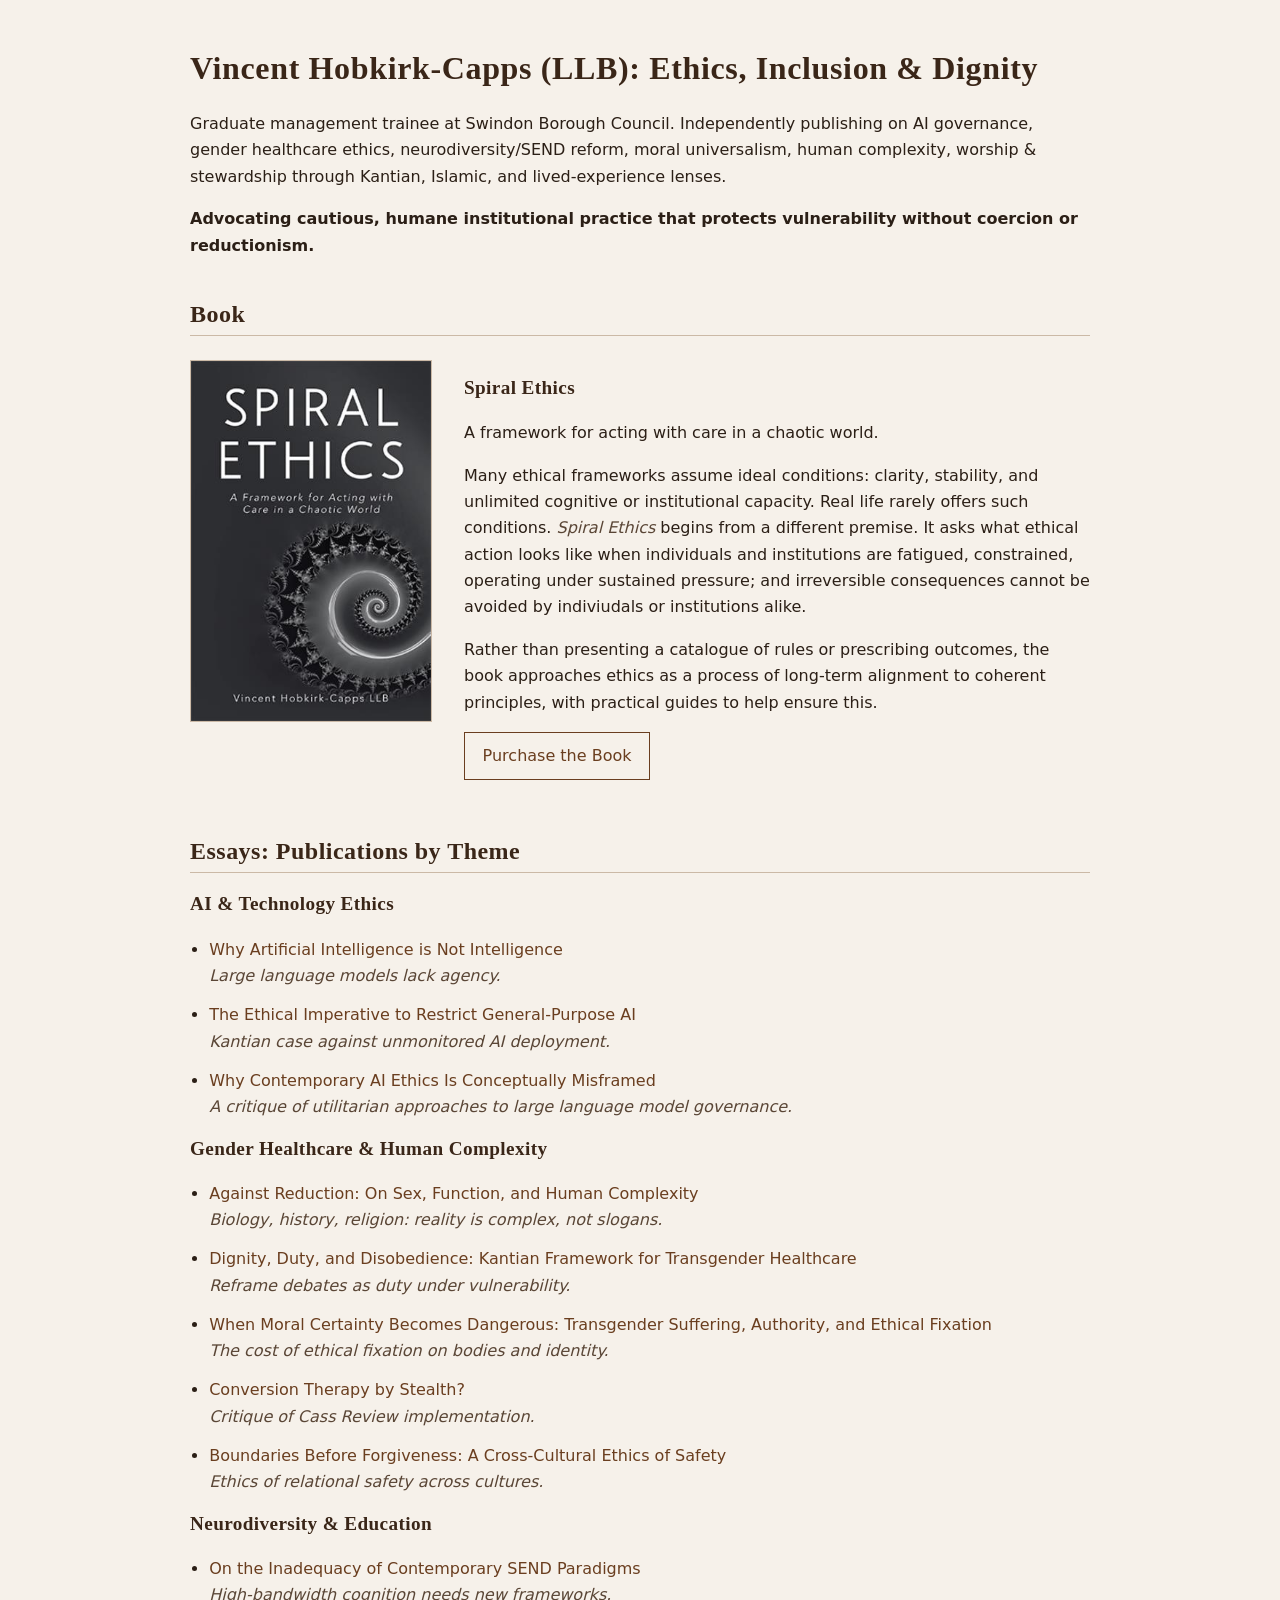
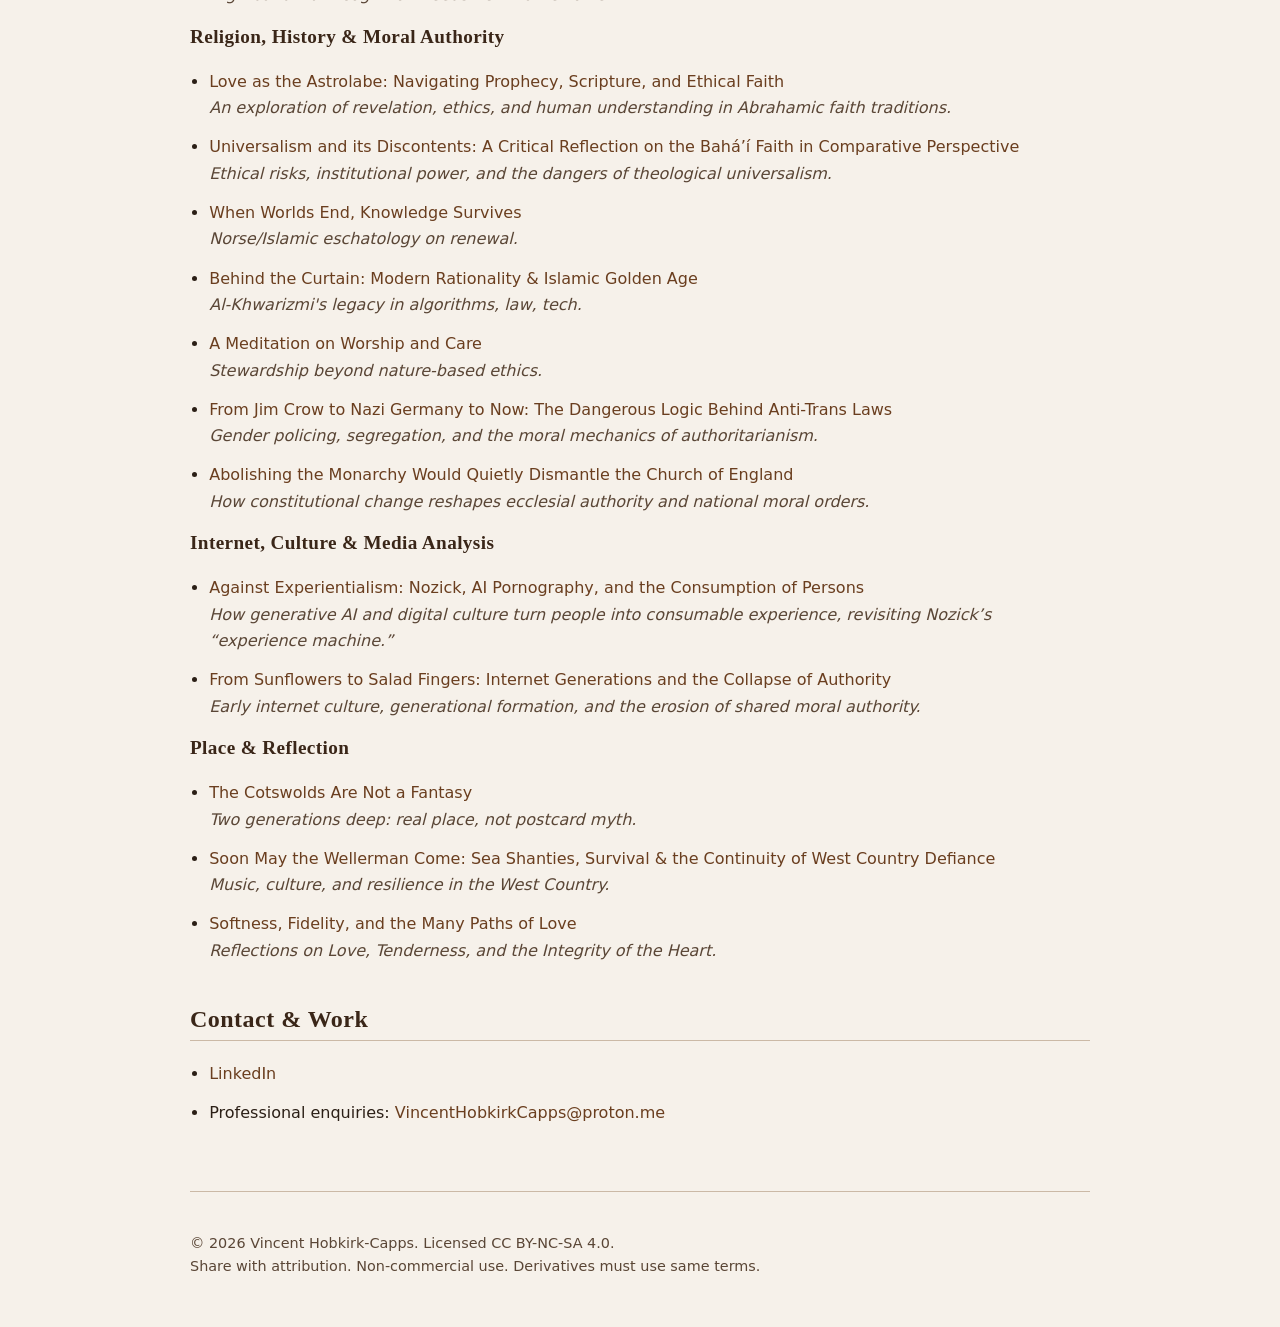
<file: index.html>
<!DOCTYPE html>
<html lang="en">
<head>
  <meta charset="UTF-8" />
  <meta name="viewport" content="width=device-width, initial-scale=1.0" />
  <title>Vincent Hobkirk-Capps — Ethics, Inclusion & Dignity</title>

  <style>
  /* ---------- Base (Light / Archival) ---------- */
  body {
    font-family: system-ui, -apple-system, BlinkMacSystemFont, "Segoe UI",
                 Roboto, Oxygen, Ubuntu, Cantarell, "Helvetica Neue", Arial, sans-serif;
    line-height: 1.65;
    max-width: 900px;
    margin: 3rem auto;
    padding: 0 1.5rem;
    color: #2b1f16;
    background: #f6f1ea;
  }

  h1, h2, h3 {
    font-family: "Georgia", "Times New Roman", Times, serif;
    line-height: 1.3;
    margin-top: 2.5rem;
    color: #3a2618;
    letter-spacing: 0.02em;
  }

  h1 {
    font-size: 2rem;
    margin-top: 0;
  }

  h2 {
    font-size: 1.5rem;
    border-bottom: 1px solid #cbb9a6;
    padding-bottom: 0.3rem;
  }

  h3 {
    font-size: 1.2rem;
    margin-top: 1rem;
  }

  p {
    margin: 1rem 0;
  }

  ul {
    padding-left: 1.2rem;
  }

  li {
    margin-bottom: 0.8rem;
  }

  a {
    color: #6a3e1f;
    text-decoration: none;
  }

  a:hover {
    text-decoration: underline;
  }

  em {
    color: #5a4636;
  }

  footer {
    margin-top: 4rem;
    padding-top: 1.5rem;
    border-top: 1px solid #cbb9a6;
    font-size: 0.9rem;
    color: #5a4636;
  }

  /* ---------- Book Section ---------- */

  .book-container {
    display: flex;
    gap: 2rem;
    align-items: flex-start;
    margin-top: 1.5rem;
  }

  .book-cover {
    max-width: 240px;
    height: auto;
    border: 1px solid #cbb9a6;
  }

  .book-description {
    flex: 1;
  }

  .buy-button {
    display: inline-block;
    padding: 0.6rem 1.1rem;
    border: 1px solid #6a3e1f;
    color: #6a3e1f;
    text-decoration: none;
    font-weight: 500;
  }

  .buy-button:hover {
    background: #6a3e1f;
    color: #f6f1ea;
  }

  /* ---------- Subtle Section Divider ---------- */

  .section-divider {
    margin: 4rem 0 2rem 0;
    border-top: 1px solid #d8cbbd;
  }

  /* ---------- Dark Mode (Charcoal Archive) ---------- */
  @media (prefers-color-scheme: dark) {

    body {
      color: #e6dccf;
      background: #1c1713;
    }

    h1, h2, h3 {
      color: #f0e6d8;
    }

    h2 {
      border-bottom: 1px solid #4a3b2e;
    }

    a {
      color: #cfa978;
    }

    em {
      color: #b8a48a;
    }

    footer {
      border-top: 1px solid #4a3b2e;
      color: #b8a48a;
    }

    .book-cover {
      border: 1px solid #4a3b2e;
    }

    .buy-button {
      border: 1px solid #cfa978;
      color: #cfa978;
    }

    .buy-button:hover {
      background: #cfa978;
      color: #1c1713;
    }

    .section-divider {
      border-top: 1px solid #3a2f26;
    }
  }
  </style>
</head>

<body>

  <h1>Vincent Hobkirk-Capps (LLB): Ethics, Inclusion & Dignity</h1>

  <p>
    Graduate management trainee at Swindon Borough Council.
    Independently publishing on AI governance, gender healthcare ethics, neurodiversity/SEND reform,
    moral universalism, human complexity, worship &
    stewardship through Kantian, Islamic, and lived-experience lenses.
  </p>

  <p><strong>
    Advocating cautious, humane institutional practice that protects vulnerability
    without coercion or reductionism.
  </strong></p>

  <!-- ---------- BOOK SECTION ---------- -->

  <h2>Book</h2>

  <section id="book">
    <div class="book-container">

      <img src="images/spiral-ethics-cover.png"
           alt="Spiral Ethics Book Cover"
           class="book-cover" />

      <div class="book-description">
        <h3>Spiral Ethics</h3>

        <p>
          A framework for acting with care in a chaotic world.
        </p>

       <p>
        Many ethical frameworks assume ideal conditions: clarity, stability, and
        unlimited cognitive or institutional capacity. Real life rarely offers
        such conditions. <em>Spiral Ethics</em> begins from a different premise.
        It asks what ethical action looks like when individuals and institutions are
        fatigued, constrained, operating under sustained pressure; and irreversible
        consequences cannot be avoided by indiviudals or institutions alike.
        </p>

      <p>
      Rather than presenting a catalogue of rules or prescribing outcomes,
      the book approaches ethics as a process of long-term alignment to coherent
      principles, with practical guides to help ensure this.
      </p>

        <p>
          <a href="https://www.authorhouse.com/en-gb/bookstore/bookdetails/872992-spiral-ethics"
             target="_blank"
             class="buy-button">
            Purchase the Book
          </a>
        </p>
      </div>

    </div>
  </section>

  <h2>Essays: Publications by Theme</h2>

<h3>AI &amp; Technology Ethics</h3>
<ul>
  <li>
    <a href="https://medium.com/@vhcapps/why-artificial-intelligence-is-not-intelligence-3a4ad1d270e6">
      Why Artificial Intelligence is Not Intelligence
    </a><br />
    <em>Large language models lack agency.</em>
  </li>
  <li>
    <a href="https://zenodo.org/records/17878827">
      The Ethical Imperative to Restrict General-Purpose AI
    </a><br />
    <em>Kantian case against unmonitored AI deployment.</em>
  </li>
  <li>
    <a href="https://medium.com/@vhcapps/why-contemporary-ai-ethics-is-conceptually-misframed-4e8087eb0b38">
      Why Contemporary AI Ethics Is Conceptually Misframed
    </a><br />
    <em>A critique of utilitarian approaches to large language model governance.</em>
  </li>
</ul>

  <h3>Gender Healthcare &amp; Human Complexity</h3>
  <ul>
    <li>
      <a href="https://medium.com/@vhcapps/against-reduction-on-sex-function-and-human-complexity-0920a6109ea3">
        Against Reduction: On Sex, Function, and Human Complexity
      </a><br />
      <em>Biology, history, religion: reality is complex, not slogans.</em>
    </li>
    <li>
      <a href="https://zenodo.org/records/18006847">
        Dignity, Duty, and Disobedience: Kantian Framework for Transgender Healthcare
      </a><br />
      <em>Reframe debates as duty under vulnerability.</em>
    </li>
    <li>
      <a href="https://medium.com/@vhcapps/when-moral-certainty-becomes-dangerous-transgender-suffering-authority-and-ethical-fixation-43fbd53bfb17">
        When Moral Certainty Becomes Dangerous: Transgender Suffering, Authority, and Ethical Fixation
      </a><br />
      <em>The cost of ethical fixation on bodies and identity.</em>
    </li>
    <li>
      <a href="https://zenodo.org/records/17808807">
        Conversion Therapy by Stealth?
      </a><br />
      <em>Critique of Cass Review implementation.</em>
    </li>
    <li>
      <a href="https://medium.com/@vhcapps/boundaries-before-forgiveness-a-cross-cultural-ethics-of-safety-e059b8a72bdb">
        Boundaries Before Forgiveness: A Cross-Cultural Ethics of Safety
      </a><br />
      <em>Ethics of relational safety across cultures.</em>
    </li>
  </ul>

  <h3>Neurodiversity &amp; Education</h3>
  <ul>
    <li>
      <a href="https://zenodo.org/records/17804043">
        On the Inadequacy of Contemporary SEND Paradigms
      </a><br />
      <em>High-bandwidth cognition needs new frameworks.</em>
    </li>
  </ul>

<h3>Religion, History &amp; Moral Authority</h3>
<ul>
  <li>
  <a href="https://medium.com/@vhcapps/love-as-the-astrolabe-navigating-prophecy-scripture-and-ethical-faith-045130b2fcf6">
    Love as the Astrolabe: Navigating Prophecy, Scripture, and Ethical Faith
  </a><br />
  <em>An exploration of revelation, ethics, and human understanding in Abrahamic faith traditions.</em>
</li>
  <li>
    <a href="https://medium.com/@vhcapps/universalism-and-its-discontents-a-critical-reflection-on-the-bah%C3%A1%C3%AD-faith-in-comparative-08258ffe4d84">
      Universalism and its Discontents: A Critical Reflection on the Bahá’í Faith in Comparative Perspective
    </a><br />
    <em>Ethical risks, institutional power, and the dangers of theological universalism.</em>
  </li>
  <li>
    <a href="https://medium.com/@vhcapps/when-worlds-end-knowledge-survives-wyrd-allah-and-renewal-6ddd2941f742">
      When Worlds End, Knowledge Survives
    </a><br />
    <em>Norse/Islamic eschatology on renewal.</em>
  </li>
  <li>
    <a href="https://medium.com/@vhcapps/behind-the-curtain-how-modern-rationality-traces-back-to-the-islamic-golden-age-1aefed6182d5">
      Behind the Curtain: Modern Rationality &amp; Islamic Golden Age
    </a><br />
    <em>Al-Khwarizmi's legacy in algorithms, law, tech.</em>
  </li>
  <li>
    <a href="https://medium.com/@vhcapps/a-meditation-on-worship-and-care-eec24ccc4d47">
      A Meditation on Worship and Care
    </a><br />
    <em>Stewardship beyond nature-based ethics.</em>
  </li>
  <li>
    <a href="https://medium.com/@vhcapps/from-jim-crow-to-nazi-germany-to-now-the-dangerous-logic-behind-anti-trans-laws-5281961cecae">
      From Jim Crow to Nazi Germany to Now: The Dangerous Logic Behind Anti-Trans Laws
    </a><br />
    <em>Gender policing, segregation, and the moral mechanics of authoritarianism.</em>
  </li>
  <li>
  <a href="https://medium.com/@vhcapps/abolishing-the-monarchy-would-quietly-dismantle-the-church-of-england-f05fb581e9ec">
    Abolishing the Monarchy Would Quietly Dismantle the Church of England
  </a><br />
  <em>How constitutional change reshapes ecclesial authority and national moral orders.</em>
</li>
</ul>

<h3>Internet, Culture &amp; Media Analysis</h3>
<ul>
  <li>
    <a href="https://medium.com/@vhcapps/against-experientialism-nozick-ai-pornography-and-the-consumption-of-persons-e20a6f68252d">
      Against Experientialism: Nozick, AI Pornography, and the Consumption of Persons
    </a><br />
    <em>How generative AI and digital culture turn people into consumable experience, revisiting Nozick’s “experience machine.”</em>
  </li>
  <li>
    <a href="https://medium.com/@vhcapps/from-sunflowers-to-salad-fingers-internet-generations-and-the-collapse-of-authority-cc3e6a215480">
      From Sunflowers to Salad Fingers: Internet Generations and the Collapse of Authority
    </a><br />
    <em>
      Early internet culture, generational formation, and the erosion of shared moral authority.
    </em>
  </li>
</ul>

 <h3>Place &amp; Reflection</h3>
<ul>
  <li>
    <a href="https://medium.com/@vhcapps/the-cotswolds-are-not-a-fantasy-f465c34ca7fa">
      The Cotswolds Are Not a Fantasy
    </a><br />
    <em>Two generations deep: real place, not postcard myth.</em>
  </li>
  <li>
    <a href="https://medium.com/@vhcapps/soon-may-the-wellerman-come-sea-shanties-survival-and-the-continuity-of-west-country-defiance-65552123663e">
      Soon May the Wellerman Come: Sea Shanties, Survival &amp; the Continuity of West Country Defiance
    </a><br />
    <em>Music, culture, and resilience in the West Country.</em>
  </li>
  <li>
    <a href="https://medium.com/@vhcapps/softness-fidelity-and-the-many-paths-of-love-0e89965d2d6a">
      Softness, Fidelity, and the Many Paths of Love
    </a><br />
    <em>Reflections on Love, Tenderness, and the Integrity of the Heart.</em>
  </li>
</ul>

  <h2>Contact &amp; Work</h2>
  <ul>
    <li>
      <a href="https://uk.linkedin.com/in/vincenthobkirkcapps">LinkedIn</a>
    </li>
    <li>
      Professional enquiries:
      <a href="mailto:VincentHobkirkCapps@proton.me">
        VincentHobkirkCapps@proton.me
      </a>
    </li>
  </ul>

  <footer>
    <p>
      © 2026 Vincent Hobkirk-Capps. Licensed CC BY-NC-SA 4.0.<br />
      Share with attribution. Non-commercial use. Derivatives must use same terms.<br />
    </p>
  </footer>

</body>
</html>
</file>
